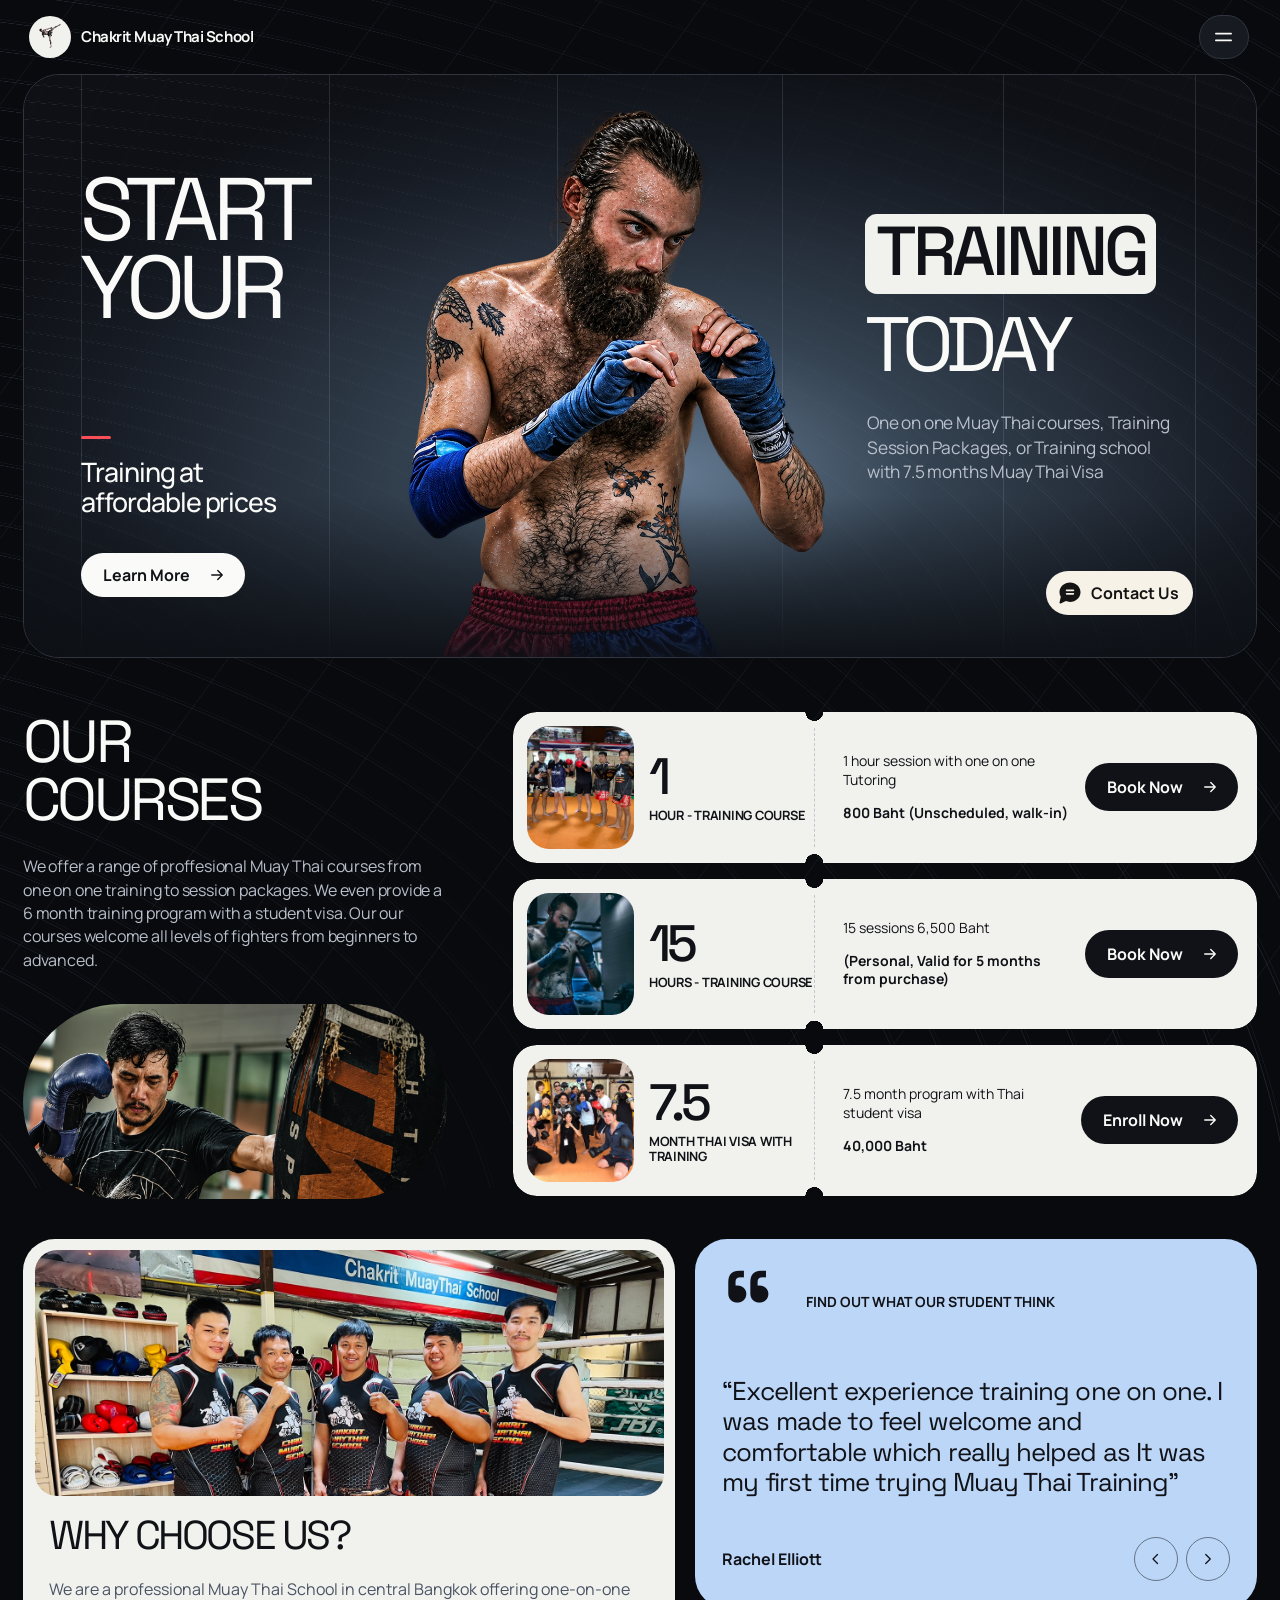
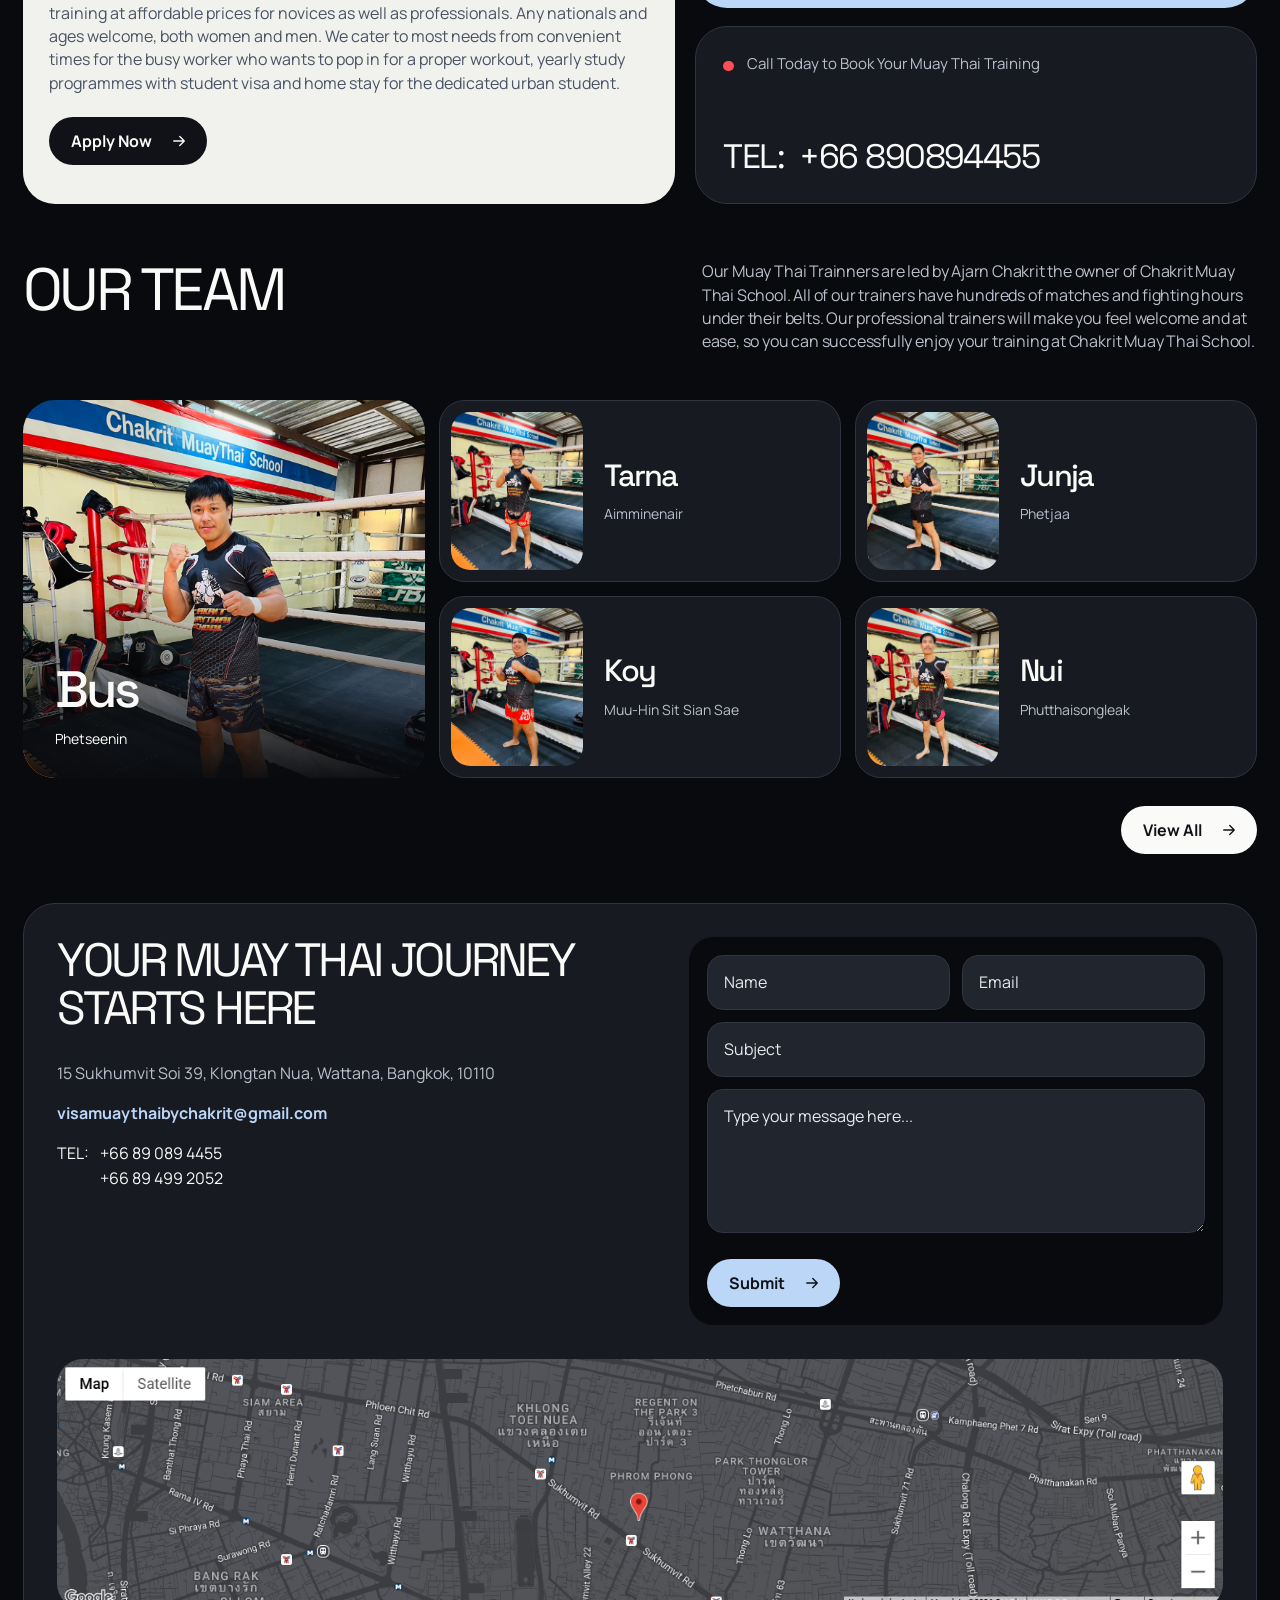
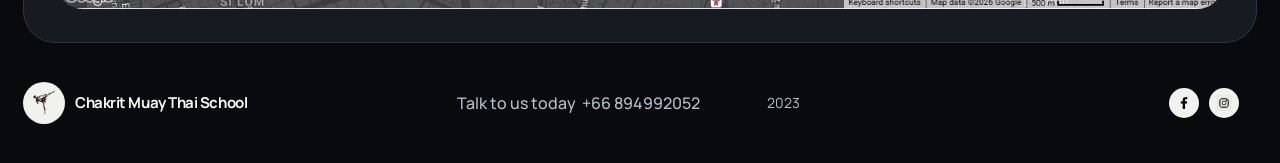
<file: index.html>
<!doctype html>
<html lang="en">
<head>
  <meta charset="utf-8">
  <meta name="viewport" content="width=device-width, initial-scale=1">
  <meta name="description" content="Chakrit Muay Thai School is located in central Bangkok, offering professional Muay Thai Training for beginners and advanced fighters. We provide affordable Muay Thai school, One on One Training with professional instructors, and Thai student visas with Muaythai Bangkok training courses.">
  <meta name="theme-color" content="#090a0d">
  <title>Muaythai Bangkok | Chakrit Muay Thai School | Krung Thep Maha Nakhon</title>
  <link rel="alternate" hreflang="th" href="./th/">
  <link rel="icon" href="assets-home/logo.png" type="image/png">
  <link rel="preload" href="assets-home/cover-athlete-owner.webp" as="image" fetchpriority="high">
  <link rel="preload" href="assets-home/fonts/space-grotesk.woff2" as="font" type="font/woff2" crossorigin>
  <link rel="preload" href="assets-home/fonts/manrope.woff2" as="font" type="font/woff2" crossorigin>
  <link rel="stylesheet" href="site.css">
  <link rel="stylesheet" href="sections.css">
  <script src="site.js" defer></script>
</head>
<body>
  <a class="skip-link" href="#main">Skip to main content</a>
  <header class="site-header">
    <div class="container header-inner">
      <a class="brand" href="./">
        <span class="brand__insignia"><img src="assets-home/logo.png" width="255" height="197" alt=""></span>
        <span>Chakrit Muay Thai School</span>
      </a>
      <button class="menu-toggle" type="button" data-menu-toggle aria-label="Menu" aria-controls="site-menu" popovertarget="site-menu">
        <img src="assets-home/icons/navigation-menu.svg" width="23" height="23" alt="">
      </button>
      <div class="site-menu" id="site-menu" data-site-menu popover="auto">
        <button class="menu-close" type="button" data-menu-close aria-label="Close menu" popovertarget="site-menu" popovertargetaction="hide">×</button>
        <nav class="site-nav" aria-label="Main navigation">
          <ul class="site-nav__links" role="list">
            <li><a href="./" aria-current="page">HOME</a></li>
            <li><a href="https://www.chakritmuaythai.com/trainers">TRAINERS</a></li>
            <li><a href="https://www.chakritmuaythai.com/courses">COURSES &amp; FEES</a></li>
            <li><a href="https://www.chakritmuaythai.com/visas">STUDENT VISAS</a></li>
            <li><a href="https://www.chakritmuaythai.com/gallery">GYM GALLERY</a></li>
            <li><a href="https://www.chakritmuaythai.com/projects-8">PROJECTS</a></li>
            <li><a href="https://www.chakritmuaythai.com/about">ABOUT</a></li>
            <li><a href="https://www.chakritmuaythai.com/contact">CONTACT</a></li>
          </ul>
        </nav>
        <div class="header-actions">
          <div class="social-links">
            <a href="https://www.facebook.com/ChaKrit-Muay-Thai-School-1458624297717853" aria-label="Facebook"><img class="social-links__facebook" src="assets-home/facebook.png" width="200" height="200" alt=""></a>
            <a href="https://www.instagram.com/chakritmuaythai/" aria-label="Instagram"><img src="assets-home/instagram.png" width="200" height="200" alt=""></a>
          </div>
          <details class="language" data-language>
            <summary aria-label="Language: English">
              <span class="language__flag" aria-hidden="true"></span>
              <span>EN</span>
              <img src="assets-home/icons/language-chevron.svg" width="13" height="13" alt="">
            </summary>
            <ul class="language__options" role="list">
              <li><a href="./" lang="en" hreflang="en" aria-current="page">English</a></li>
              <li><a href="./th/" lang="th" hreflang="th">ไทย</a></li>
            </ul>
          </details>
          <a class="member-login" href="https://www.chakritmuaythai.com/account/my-account" data-member-login>Log In</a>
        </div>
      </div>
    </div>
  </header>

  <main id="main" tabindex="-1">
    <section class="hero container" aria-labelledby="hero-title">
      <span class="hero__texture" aria-hidden="true"></span>
      <img class="hero__athlete" src="assets-home/cover-athlete-owner.webp" width="1448" height="1086" fetchpriority="high" alt="Muay Thai athlete with blue hand wraps in a fighting stance">
      <h1 class="hero__title" id="hero-title">
        <span class="hero__opening"><span>START</span> <span>YOUR</span></span>
        <span class="hero__closing"><span class="hero__highlight">TRAINING</span> <span class="hero__today">TODAY</span></span>
      </h1>
      <p class="hero__tagline">Training at <span>affordable prices</span></p>
      <p class="hero__summary">One on one Muay Thai courses, Training Session Packages, or Training school with 7.5 months Muay Thai Visa</p>
      <div class="hero__actions">
        <a class="button button--light" href="https://www.chakritmuaythai.com/about">Learn More <img class="button__arrow" src="assets-home/icons/arrow-dark.svg" width="18" height="18" alt=""></a>
        <a class="hero__chat" href="https://www.chakritmuaythai.com/contact" aria-label="Contact Us at Chakrit Muay Thai School" data-chat-trigger><img src="assets-home/icons/chat-glyph.svg" width="24" height="24" alt=""><span>Contact Us</span></a>
      </div>
    </section>

    <section class="courses" aria-labelledby="courses-title">
      <div class="container courses__layout">
        <div class="courses__intro">
          <h2 class="section-title" id="courses-title">OUR <span>COURSES</span></h2>
          <p class="courses__summary">We offer a range of proffesional Muay Thai courses from one on one training to session packages. We even provide a 6 month training program with a student visa. Our our courses welcome all levels of fighters from beginners to advanced.</p>
          <img class="courses__photo" src="assets-home/bag-training-owner.webp" width="1396" height="1127" loading="lazy" alt="Muay Thai training at a heavy bag">
        </div>
        <div class="courses__tickets">
          <article class="ticket">
            <img class="ticket__photo" src="assets-home/course-1hour.jpg" width="1477" height="1108" loading="lazy" alt="">
            <h3 class="ticket__heading"><span class="ticket__duration">1</span> <span class="ticket__title">HOUR - TRAINING COURSE</span></h3>
            <div class="ticket__details">
              <p class="ticket__description">1 hour session with one on one Tutoring</p>
              <p class="ticket__rate">800 Baht (Unscheduled, walk-in)</p>
            </div>
            <a class="ticket__action button button--dark" href="https://www.chakritmuaythai.com/courses" aria-label="Book Now — 1 hour training course">Book Now <img class="button__arrow" src="assets-home/icons/arrow-light.svg" width="18" height="18" alt=""></a>
          </article>
          <article class="ticket">
            <img class="ticket__photo" src="assets-home/course-15hours.jpg" width="1280" height="1024" loading="lazy" alt="">
            <h3 class="ticket__heading"><span class="ticket__duration">15</span> <span class="ticket__title">HOURS - TRAINING COURSE</span></h3>
            <div class="ticket__details">
              <p class="ticket__description">15 sessions 6,500 Baht</p>
              <p class="ticket__rate">(Personal, Valid for 5 months from purchase)</p>
            </div>
            <a class="ticket__action button button--dark" href="https://www.chakritmuaythai.com/courses" aria-label="Book Now — 15 hours training course">Book Now <img class="button__arrow" src="assets-home/icons/arrow-light.svg" width="18" height="18" alt=""></a>
          </article>
          <article class="ticket">
            <img class="ticket__photo" src="assets-home/course-visa.jpg" width="1478" height="1108" loading="lazy" alt="">
            <h3 class="ticket__heading"><span class="ticket__duration">7.5</span> <span class="ticket__title">MONTH THAI VISA WITH TRAINING</span></h3>
            <div class="ticket__details">
              <p class="ticket__description">7.5 month program with Thai student visa</p>
              <p class="ticket__rate">40,000 Baht</p>
            </div>
            <a class="ticket__action button button--dark" href="https://www.chakritmuaythai.com/visas">Enroll Now <img class="button__arrow" src="assets-home/icons/arrow-light.svg" width="18" height="18" alt=""></a>
          </article>
        </div>
      </div>
    </section>

    <section class="school" aria-labelledby="school-title">
      <div class="container school__layout">
        <div class="school__card">
          <img class="school__photo" src="assets-home/hero-training.jpg" width="1477" height="1108" loading="lazy" alt="Chakrit Muay Thai School team in the ring">
          <div class="school__body">
            <h2 class="section-title" id="school-title">WHY CHOOSE US?</h2>
            <p>We are a professional Muay Thai School in central Bangkok offering one-on-one training at affordable prices for novices as well as professionals. Any nationals and ages welcome, both women and men. We cater to most needs from convenient times for the busy worker who wants to pop in for a proper workout, yearly study programmes with student visa and home stay for the dedicated urban student.</p>
            <a class="button button--dark" href="https://www.chakritmuaythai.com/contact">Apply Now <img class="button__arrow" src="assets-home/icons/arrow-light.svg" width="18" height="18" alt=""></a>
          </div>
        </div>
        <div class="school__aside">
          <section class="review" data-review aria-labelledby="review-title">
            <h3 class="review__heading" id="review-title">FIND OUT WHAT OUR STUDENT THINK</h3>
            <blockquote class="review__quote">“Excellent experience training one on one. I was made to feel welcome and comfortable which really helped as It was my first time trying Muay Thai Training”</blockquote>
            <p class="review__name">Rachel Elliott</p>
            <div class="review__controls">
              <button type="button" aria-label="Previous" data-review-previous disabled><img src="assets-home/icons/review-previous.svg" width="18" height="18" alt=""></button>
              <button type="button" aria-label="Next" data-review-next disabled><img src="assets-home/icons/review-next.svg" width="18" height="18" alt=""></button>
            </div>
          </section>
          <div class="booking">
            <p class="booking__label">Call Today to Book Your Muay Thai Training</p>
            <a class="booking__phone" href="tel:+66890894455">TEL:&nbsp; +66 890894455</a>
          </div>
        </div>
      </div>
    </section>

    <section class="team" aria-labelledby="team-title">
      <div class="container">
        <div class="team__intro">
          <h2 class="section-title" id="team-title">OUR TEAM</h2>
          <p class="team__summary">Our Muay Thai Trainners are led by Ajarn Chakrit the owner of Chakrit Muay Thai School. All of our trainers have hundreds of matches and fighting hours under their belts. Our professional trainers will make you feel welcome and at ease, so you can successfully enjoy your training at Chakrit Muay Thai School.</p>
        </div>
        <div class="team__grid">
          <article class="trainer trainer--featured">
            <img class="trainer__photo" src="assets-home/trainer-bus.jpg" width="1108" height="1477" loading="lazy" alt="">
            <div class="trainer__text"><h3 class="trainer__name">Bus</h3><p class="trainer__surname">Phetseenin</p></div>
          </article>
          <article class="trainer">
            <img class="trainer__photo" src="assets-home/trainer-tarna.jpg" width="1108" height="1477" loading="lazy" alt="">
            <div class="trainer__text"><h3 class="trainer__name">Tarna</h3><p class="trainer__surname">Aimminenair</p></div>
          </article>
          <article class="trainer">
            <img class="trainer__photo" src="assets-home/trainer-phetjaa.jpg" width="1108" height="1477" loading="lazy" alt="">
            <div class="trainer__text"><h3 class="trainer__name">Junja</h3><p class="trainer__surname">Phetjaa</p></div>
          </article>
          <article class="trainer">
            <img class="trainer__photo" src="assets-home/trainer-koy.jpg" width="1108" height="1477" loading="lazy" alt="">
            <div class="trainer__text"><h3 class="trainer__name">Koy</h3><p class="trainer__surname">Muu-Hin Sit Sian Sae</p></div>
          </article>
          <article class="trainer">
            <img class="trainer__photo" src="assets-home/trainer-nui.jpg" width="1108" height="1477" loading="lazy" alt="">
            <div class="trainer__text"><h3 class="trainer__name">Nui</h3><p class="trainer__surname">Phutthaisongleak</p></div>
          </article>
        </div>
        <div class="team__action"><a class="button button--light" href="https://www.chakritmuaythai.com/trainers">View All <img class="button__arrow" src="assets-home/icons/arrow-dark.svg" width="18" height="18" alt=""></a></div>
      </div>
    </section>

    <section class="contact" id="contact" aria-labelledby="contact-title">
      <div class="container contact__card">
        <div class="contact__details">
          <h2 class="section-title" id="contact-title">YOUR MUAY THAI JOURNEY STARTS HERE</h2>
          <address>
            <p>15 Sukhumvit Soi 39, Klongtan Nua, Wattana, Bangkok, 10110</p>
            <p><a class="contact__email" href="mailto:chacrit@chacritmuaythaischool.com">visamuaythaibychakrit@gmail.com</a></p>
            <p class="contact__phone">TEL: <a href="tel:+66890894455">+66 89 089 4455</a> <a href="tel:+66894992052">+66 89 499 2052</a></p>
          </address>
        </div>
        <form class="contact__form" data-contact-form action="mailto:chacrit@chacritmuaythaischool.com" method="post" enctype="text/plain">
          <div class="contact__fields">
            <label class="visually-hidden" for="contact-name">Name</label>
            <input id="contact-name" name="name" placeholder="Name" autocomplete="name">
            <label class="visually-hidden" for="contact-email">Email</label>
            <input type="email" id="contact-email" name="email" placeholder="Email" autocomplete="email" required>
            <label class="visually-hidden" for="contact-subject">Subject</label>
            <input id="contact-subject" name="subject" placeholder="Subject">
            <label class="visually-hidden" for="contact-message">Type your message here...</label>
            <textarea id="contact-message" name="message" placeholder="Type your message here..." rows="5"></textarea>
          </div>
          <button class="button button--ice" type="submit">Submit <img class="button__arrow" src="assets-home/icons/arrow-dark.svg" width="18" height="18" alt=""></button>
          <p class="contact__status" data-form-status role="status"></p>
        </form>
        <a class="contact__map" data-location href="https://www.google.com/maps/search/?api=1&amp;query=Chakrit%20Muay%20Thai%20School%2C%20Sukhumvit%20Soi%2039%2C%20Bangkok" aria-label="Chakrit Muay Thai School on Google Maps">
          <picture>
            <source media="(max-width: 767px)" srcset="assets-home/map-mobile.png" width="342" height="215">
            <img src="assets-home/map-desktop.png" width="1400" height="301" loading="lazy" alt="">
          </picture>
        </a>
        <a class="contact__footer-phone" href="tel:+66894992052">Talk to us today&nbsp; +66 894992052</a>
      </div>
    </section>
  </main>

  <footer class="site-footer">
    <div class="container footer-inner">
      <a class="brand" href="./">
        <span class="brand__insignia"><img src="assets-home/logo.png" width="255" height="197" alt=""></span>
        <span>Chakrit Muay Thai School</span>
      </a>
      <a class="footer__phone" href="tel:+66894992052">Talk to us today&nbsp; +66 894992052</a>
      <p class="footer__year">2023</p>
      <div class="social-links">
        <a href="https://www.facebook.com/ChaKrit-Muay-Thai-School-1458624297717853" aria-label="Facebook"><img class="social-links__facebook" src="assets-home/facebook.png" width="200" height="200" alt=""></a>
        <a href="https://www.instagram.com/chakritmuaythai/" aria-label="Instagram"><img src="assets-home/instagram.png" width="200" height="200" alt=""></a>
      </div>
    </div>
  </footer>
</body>
</html>
</file>
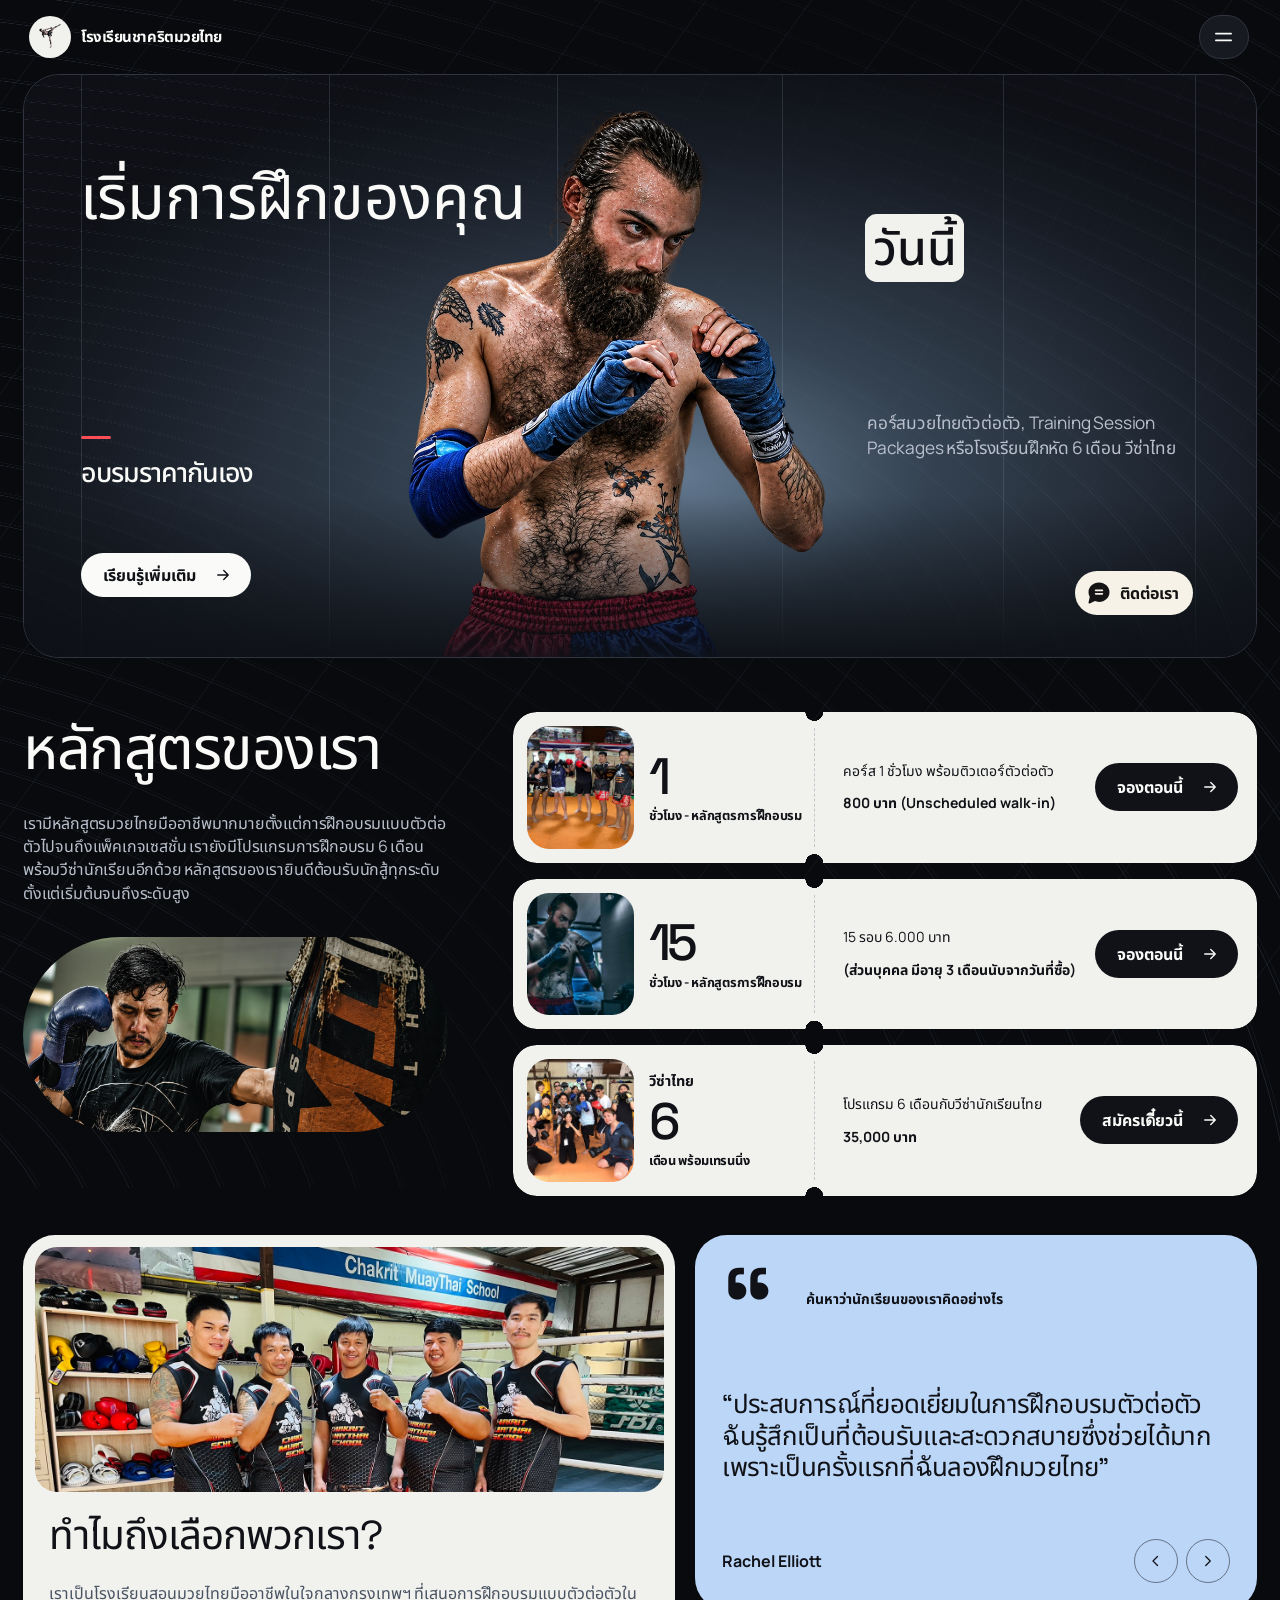
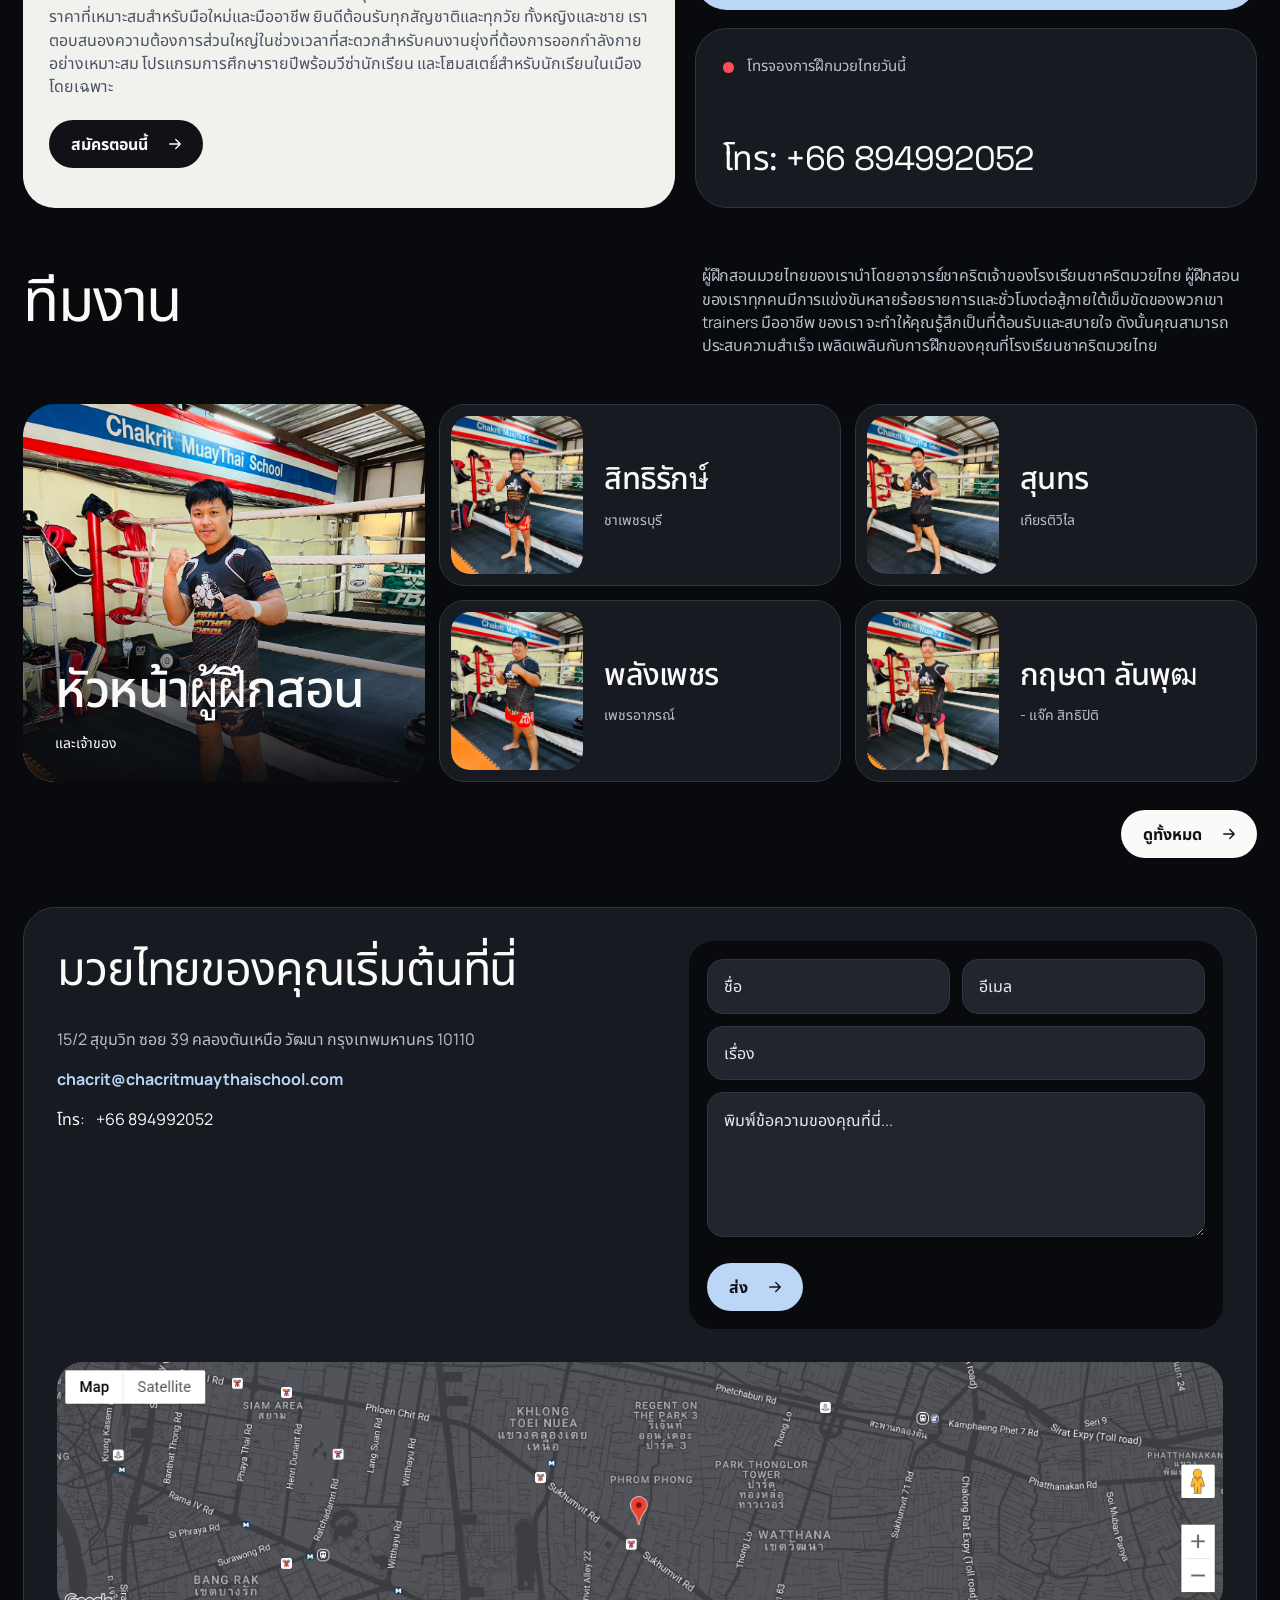
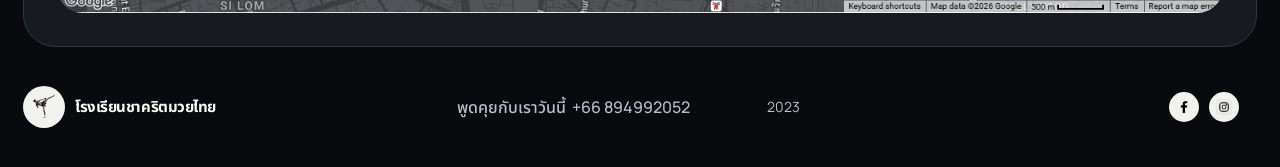
<file: th/index.html>
<!doctype html>
<html lang="th">
<head>
  <meta charset="utf-8">
  <meta name="viewport" content="width=device-width, initial-scale=1">
  <meta name="description" content="Chakrit Muay Thai School is located in central Bangkok, offering professional Muay Thai Training for beginners and advanced fighters. We provide affordable Muay Thai school, One on One Training with professional instructors, and Thai student visas with Muaythai Bangkok training courses.">
  <meta name="theme-color" content="#090a0d">
  <title>Muaythai Bangkok | Chakrit Muay Thai School | Krung Thep Maha Nakhon</title>
  <link rel="alternate" hreflang="en" href="../">
  <link rel="alternate" hreflang="th" href="./">
  <link rel="icon" href="../assets-home/logo.png" type="image/png">
  <link rel="preload" href="../assets-home/cover-athlete-owner.webp" as="image" fetchpriority="high">
  <link rel="stylesheet" href="../site.css">
  <link rel="stylesheet" href="../sections.css">
  <script src="../site.js" defer></script>
</head>
<body>
  <a class="skip-link" href="#main">ข้ามไปยังเนื้อหาหลัก</a>
  <header class="site-header">
    <div class="container header-inner">
      <a class="brand" href="./">
        <span class="brand__insignia"><img src="../assets-home/logo.png" width="255" height="197" alt=""></span>
        <span>โรงเรียนชาคริตมวยไทย</span>
      </a>
      <button class="menu-toggle" type="button" data-menu-toggle aria-label="เมนู" aria-controls="site-menu" popovertarget="site-menu">
        <img src="../assets-home/icons/navigation-menu.svg" width="23" height="23" alt="">
      </button>
      <div class="site-menu" id="site-menu" data-site-menu popover="auto">
        <button class="menu-close" type="button" data-menu-close aria-label="ปิดเมนู" popovertarget="site-menu" popovertargetaction="hide">×</button>
        <nav class="site-nav" aria-label="เว็บไซต์">
          <ul class="site-nav__links" role="list">
            <li><a href="./" aria-current="page">บ้าน</a></li>
            <li><a href="https://www.chakritmuaythai.com/th/trainers">เทรนเนอร์</a></li>
            <li><a href="https://www.chakritmuaythai.com/th/courses">หลักสูตรและค่าธรรมเนียม</a></li>
            <li><a href="https://www.chakritmuaythai.com/th/visas">วีซ่านักเรียน</a></li>
            <li><a href="https://www.chakritmuaythai.com/th/gallery">ยิมแกลเลอรี่</a></li>
            <li><a href="https://www.chakritmuaythai.com/th/projects-8">Projects</a></li>
            <li><a href="https://www.chakritmuaythai.com/th/about">เกี่ยวกับ</a></li>
            <li><a href="https://www.chakritmuaythai.com/th/general-5">คำถามที่พบบ่อย</a></li>
            <li><a href="https://www.chakritmuaythai.com/th/contact">ติดต่อ</a></li>
          </ul>
        </nav>
        <div class="header-actions">
          <div class="social-links">
            <a href="https://www.facebook.com/ChaKrit-Muay-Thai-School-1458624297717853" aria-label="Facebook"><img class="social-links__facebook" src="../assets-home/facebook.png" width="200" height="200" alt=""></a>
            <a href="https://www.instagram.com/chakritmuaythai/" aria-label="Instagram"><img src="../assets-home/instagram.png" width="200" height="200" alt=""></a>
          </div>
          <details class="language" data-language>
            <summary aria-label="ภาษา: ไทย">
              <span class="language__flag" aria-hidden="true"></span>
              <span>TH</span>
              <img src="../assets-home/icons/language-chevron.svg" width="13" height="13" alt="">
            </summary>
            <ul class="language__options" role="list">
              <li><a href="../" lang="en" hreflang="en">English</a></li>
              <li><a href="./" lang="th" hreflang="th" aria-current="page">ไทย</a></li>
            </ul>
          </details>
          <a class="member-login" href="https://www.chakritmuaythai.com/th/account/my-account" data-member-login>เข้าสู่ระบบ</a>
        </div>
      </div>
    </div>
  </header>

  <main id="main" tabindex="-1">
    <section class="hero container" aria-labelledby="hero-title">
      <span class="hero__texture" aria-hidden="true"></span>
      <img class="hero__athlete" src="../assets-home/cover-athlete-owner.webp" width="1448" height="1086" fetchpriority="high" alt="นักมวยไทยพันมือสีน้ำเงินในท่าต่อสู้">
      <h1 class="hero__title" id="hero-title">
        <span class="hero__opening"><span>เริ่มการฝึกของคุณ</span></span>
        <span class="hero__closing"><span class="hero__highlight">วันนี้</span></span>
      </h1>
      <p class="hero__tagline">อบรมราคากันเอง</p>
      <p class="hero__summary">คอร์สมวยไทยตัวต่อตัว, Training Session Packages หรือโรงเรียนฝึกหัด 6 เดือน วีซ่าไทย</p>
      <div class="hero__actions">
        <a class="button button--light" href="https://www.chakritmuaythai.com/th/about">เรียนรู้เพิ่มเติม <img class="button__arrow" src="../assets-home/icons/arrow-dark.svg" width="18" height="18" alt=""></a>
        <a class="hero__chat" href="https://www.chakritmuaythai.com/th/contact" aria-label="ติดต่อโรงเรียนชาคริตมวยไทย" data-chat-trigger><img src="../assets-home/icons/chat-glyph.svg" width="24" height="24" alt=""><span>ติดต่อเรา</span></a>
      </div>
    </section>

    <section class="courses" aria-labelledby="courses-title">
      <div class="container courses__layout">
        <div class="courses__intro">
          <h2 class="section-title" id="courses-title">หลักสูตรของเรา</h2>
          <p class="courses__summary">เรามีหลักสูตรมวยไทยมืออาชีพมากมายตั้งแต่การฝึกอบรมแบบตัวต่อตัวไปจนถึงแพ็คเกจเซสชั่น เรายังมีโปรแกรมการฝึกอบรม 6 เดือนพร้อมวีซ่านักเรียนอีกด้วย หลักสูตรของเรายินดีต้อนรับนักสู้ทุกระดับตั้งแต่เริ่มต้นจนถึงระดับสูง</p>
          <img class="courses__photo" src="../assets-home/bag-training-owner.webp" width="1396" height="1127" loading="lazy" alt="ฝึกมวยไทยกับกระสอบทราย">
        </div>
        <div class="courses__tickets">
          <article class="ticket">
            <img class="ticket__photo" src="../assets-home/course-1hour.jpg" width="1477" height="1108" loading="lazy" alt="">
            <h3 class="ticket__heading"><span class="ticket__duration">1</span> <span class="ticket__title">ชั่วโมง - หลักสูตรการฝึกอบรม</span></h3>
            <div class="ticket__details">
              <p class="ticket__description">คอร์ส 1 ชั่วโมง พร้อมติวเตอร์ตัวต่อตัว</p>
              <p class="ticket__rate">800 บาท (Unscheduled walk-in)</p>
            </div>
            <a class="ticket__action button button--dark" href="https://www.chakritmuaythai.com/th/courses" aria-label="จองตอนนี้ — หลักสูตรฝึกอบรม 1 ชั่วโมง">จองตอนนี้ <img class="button__arrow" src="../assets-home/icons/arrow-light.svg" width="18" height="18" alt=""></a>
          </article>
          <article class="ticket">
            <img class="ticket__photo" src="../assets-home/course-15hours.jpg" width="1280" height="1024" loading="lazy" alt="">
            <h3 class="ticket__heading"><span class="ticket__duration">15</span> <span class="ticket__title">ชั่วโมง - หลักสูตรการฝึกอบรม</span></h3>
            <div class="ticket__details">
              <p class="ticket__description">15 รอบ 6.000 บาท</p>
              <p class="ticket__rate">(ส่วนบุคคล มีอายุ 3 เดือนนับจากวันที่ซื้อ)</p>
            </div>
            <a class="ticket__action button button--dark" href="https://www.chakritmuaythai.com/th/courses" aria-label="จองตอนนี้ — หลักสูตรฝึกอบรม 15 ชั่วโมง">จองตอนนี้ <img class="button__arrow" src="../assets-home/icons/arrow-light.svg" width="18" height="18" alt=""></a>
          </article>
          <article class="ticket">
            <img class="ticket__photo" src="../assets-home/course-visa.jpg" width="1478" height="1108" loading="lazy" alt="">
            <h3 class="ticket__heading ticket__heading--visa"><span class="ticket__kind">วีซ่าไทย</span> <span class="ticket__duration">6</span> <span class="ticket__title">เดือน พร้อมเทรนนิ่ง</span></h3>
            <div class="ticket__details">
              <p class="ticket__description">โปรแกรม 6 เดือนกับวีซ่านักเรียนไทย</p>
              <p class="ticket__rate">35,000 บาท</p>
            </div>
            <a class="ticket__action button button--dark" href="https://www.chakritmuaythai.com/th/visas">สมัครเดี๋ยวนี้ <img class="button__arrow" src="../assets-home/icons/arrow-light.svg" width="18" height="18" alt=""></a>
          </article>
        </div>
      </div>
    </section>

    <section class="school" aria-labelledby="school-title">
      <div class="container school__layout">
        <div class="school__card">
          <img class="school__photo" src="../assets-home/hero-training.jpg" width="1477" height="1108" loading="lazy" alt="ทีมโรงเรียนชาคริตมวยไทยบนเวทีมวย">
          <div class="school__body">
            <h2 class="section-title" id="school-title">ทำไมถึงเลือกพวกเรา?</h2>
            <p>เราเป็นโรงเรียนสอนมวยไทยมืออาชีพในใจกลางกรุงเทพฯ ที่เสนอการฝึกอบรมแบบตัวต่อตัวในราคาที่เหมาะสมสำหรับมือใหม่และมืออาชีพ ยินดีต้อนรับทุกสัญชาติและทุกวัย ทั้งหญิงและชาย เราตอบสนองความต้องการส่วนใหญ่ในช่วงเวลาที่สะดวกสำหรับคนงานยุ่งที่ต้องการออกกำลังกายอย่างเหมาะสม โปรแกรมการศึกษารายปีพร้อมวีซ่านักเรียน และโฮมสเตย์สำหรับนักเรียนในเมืองโดยเฉพาะ</p>
            <a class="button button--dark" href="https://www.chakritmuaythai.com/th/contact">สมัครตอนนี้ <img class="button__arrow" src="../assets-home/icons/arrow-light.svg" width="18" height="18" alt=""></a>
          </div>
        </div>
        <div class="school__aside">
          <section class="review" data-review aria-labelledby="review-title">
            <h3 class="review__heading" id="review-title">ค้นหาว่านักเรียนของเราคิดอย่างไร</h3>
            <blockquote class="review__quote">“ประสบการณ์ที่ยอดเยี่ยมในการฝึกอบรมตัวต่อตัว ฉันรู้สึกเป็นที่ต้อนรับและสะดวกสบายซึ่งช่วยได้มากเพราะเป็นครั้งแรกที่ฉันลองฝึกมวยไทย”</blockquote>
            <p class="review__name">Rachel Elliott</p>
            <div class="review__controls">
              <button type="button" aria-label="ก่อนหน้า" data-review-previous disabled><img src="../assets-home/icons/review-previous.svg" width="18" height="18" alt=""></button>
              <button type="button" aria-label="ถัดไป" data-review-next disabled><img src="../assets-home/icons/review-next.svg" width="18" height="18" alt=""></button>
            </div>
          </section>
          <div class="booking">
            <p class="booking__label">โทรจองการฝึกมวยไทยวันนี้</p>
            <a class="booking__phone" href="tel:+66894992052">โทร: +66 894992052</a>
          </div>
        </div>
      </div>
    </section>

    <section class="team" aria-labelledby="team-title">
      <div class="container">
        <div class="team__intro">
          <h2 class="section-title" id="team-title">ทีมงาน</h2>
          <p class="team__summary">ผู้ฝึกสอนมวยไทยของเรานำโดยอาจารย์ชาคริตเจ้าของโรงเรียนชาคริตมวยไทย ผู้ฝึกสอนของเราทุกคนมีการแข่งขันหลายร้อยรายการและชั่วโมงต่อสู้ภายใต้เข็มขัดของพวกเขา trainers มืออาชีพ ของเรา จะทำให้คุณรู้สึกเป็นที่ต้อนรับและสบายใจ ดังนั้นคุณสามารถ ประสบความสำเร็จ เพลิดเพลินกับการฝึกของคุณที่โรงเรียนชาคริตมวยไทย</p>
        </div>
        <div class="team__grid">
          <article class="trainer trainer--featured">
            <img class="trainer__photo" src="../assets-home/trainer-bus.jpg" width="1108" height="1477" loading="lazy" alt="">
            <div class="trainer__text"><h3 class="trainer__name">หัวหน้าผู้ฝึกสอน</h3><p class="trainer__surname">และเจ้าของ</p></div>
          </article>
          <article class="trainer">
            <img class="trainer__photo" src="../assets-home/trainer-tarna.jpg" width="1108" height="1477" loading="lazy" alt="">
            <div class="trainer__text"><h3 class="trainer__name">สิทธิรักษ์</h3><p class="trainer__surname">ชาเพชรบุรี</p></div>
          </article>
          <article class="trainer">
            <img class="trainer__photo" src="../assets-home/trainer-phetjaa.jpg" width="1108" height="1477" loading="lazy" alt="">
            <div class="trainer__text"><h3 class="trainer__name">สุนทร</h3><p class="trainer__surname">เกียรติวิไล</p></div>
          </article>
          <article class="trainer">
            <img class="trainer__photo" src="../assets-home/trainer-koy.jpg" width="1108" height="1477" loading="lazy" alt="">
            <div class="trainer__text"><h3 class="trainer__name">พลังเพชร</h3><p class="trainer__surname">เพชรอาภรณ์</p></div>
          </article>
          <article class="trainer">
            <img class="trainer__photo" src="../assets-home/trainer-nui.jpg" width="1108" height="1477" loading="lazy" alt="">
            <div class="trainer__text"><h3 class="trainer__name">กฤษดา ลันพุฒ</h3><p class="trainer__surname">- แจ๊ค สิทธิปิติ</p></div>
          </article>
        </div>
        <div class="team__action"><a class="button button--light" href="https://www.chakritmuaythai.com/th/about">ดูทั้งหมด <img class="button__arrow" src="../assets-home/icons/arrow-dark.svg" width="18" height="18" alt=""></a></div>
      </div>
    </section>

    <section class="contact" id="contact" aria-labelledby="contact-title">
      <div class="container contact__card">
        <div class="contact__details">
          <h2 class="section-title" id="contact-title">มวยไทยของคุณเริ่มต้นที่นี่</h2>
          <address>
            <p>15/2 สุขุมวิท ซอย 39 คลองตันเหนือ วัฒนา กรุงเทพมหานคร 10110</p>
            <p><a class="contact__email" href="mailto:chacrit@chacritmuaythaischool.com">chacrit@chacritmuaythaischool.com</a></p>
            <p class="contact__phone">โทร: <a href="tel:+66894992052">+66 894992052</a></p>
          </address>
        </div>
        <form class="contact__form" data-contact-form action="mailto:chacrit@chacritmuaythaischool.com" method="post" enctype="text/plain">
          <div class="contact__fields">
            <label class="visually-hidden" for="contact-name">ชื่อ</label>
            <input id="contact-name" name="name" placeholder="ชื่อ" autocomplete="name">
            <label class="visually-hidden" for="contact-email">อีเมล</label>
            <input type="email" id="contact-email" name="email" placeholder="อีเมล" autocomplete="email" required>
            <label class="visually-hidden" for="contact-subject">เรื่อง</label>
            <input id="contact-subject" name="subject" placeholder="เรื่อง">
            <label class="visually-hidden" for="contact-message">พิมพ์ข้อความของคุณที่นี่...</label>
            <textarea id="contact-message" name="message" placeholder="พิมพ์ข้อความของคุณที่นี่..." rows="5"></textarea>
          </div>
          <button class="button button--ice" type="submit">ส่ง <img class="button__arrow" src="../assets-home/icons/arrow-dark.svg" width="18" height="18" alt=""></button>
          <p class="contact__status" data-form-status role="status"></p>
        </form>
        <a class="contact__map" data-location href="https://www.google.com/maps/search/?api=1&amp;query=15%2F2%20Sukhumvit%20Soi%2039%2C%20Bangkok" aria-label="โรงเรียนชาคริตมวยไทยบน Google Maps">
          <picture>
            <source media="(max-width: 767px)" srcset="../assets-home/map-mobile.png" width="342" height="215">
            <img src="../assets-home/map-desktop.png" width="1400" height="301" loading="lazy" alt="">
          </picture>
        </a>
        <a class="contact__footer-phone" href="tel:+66894992052">พูดคุยกับเราวันนี้&nbsp; +66 894992052</a>
      </div>
    </section>
  </main>

  <footer class="site-footer">
    <div class="container footer-inner">
      <a class="brand" href="./">
        <span class="brand__insignia"><img src="../assets-home/logo.png" width="255" height="197" alt=""></span>
        <span>โรงเรียนชาคริตมวยไทย</span>
      </a>
      <a class="footer__phone" href="tel:+66894992052">พูดคุยกับเราวันนี้&nbsp; +66 894992052</a>
      <p class="footer__year">2023</p>
      <div class="social-links">
        <a href="https://www.facebook.com/ChaKrit-Muay-Thai-School-1458624297717853" aria-label="Facebook"><img class="social-links__facebook" src="../assets-home/facebook.png" width="200" height="200" alt=""></a>
        <a href="https://www.instagram.com/chakritmuaythai/" aria-label="Instagram"><img src="../assets-home/instagram.png" width="200" height="200" alt=""></a>
      </div>
    </div>
  </footer>
</body>
</html>
</file>
<file: site.css>
@font-face {
  font-family: Manrope;
  src: url("assets-home/fonts/manrope.woff2") format("woff2");
  font-style: normal;
  font-weight: 200 800;
  font-display: swap;
}

@font-face {
  font-family: "Space Grotesk";
  src: url("assets-home/fonts/space-grotesk.woff2") format("woff2");
  font-style: normal;
  font-weight: 300 700;
  font-display: swap;
}

@font-face {
  font-family: "Noto Sans Thai";
  src: url("assets-home/fonts/noto-sans-thai.woff2") format("woff2");
  font-style: normal;
  font-weight: 100 900;
  font-display: swap;
  unicode-range: U+0E00-0E7F;
}

:root {
  color-scheme: dark;
  --black: #090a0d;
  --ink: #101217;
  --hero: #10141d;
  --surface: #171a21;
  --panel: #20252e;
  --edge: #303540;
  --muted: #b9c0cc;
  --fog: #bcd6f8;
  --paper: #f1f2ee;
  --white: #fafbf8;
  --line: #ccd0d3;
  --red: #fc4e56;
  --body-font: Manrope, "Noto Sans Thai", system-ui, sans-serif;
  --display-font: "Space Grotesk", "Noto Sans Thai", system-ui, sans-serif;
  --container-width: 98rem;
  --page-gutter: clamp(.75rem, 1.8vw, 2.75rem);
  --wrap-lines: repeating-radial-gradient(ellipse 105% 74% at -28% 108%,
    transparent 0 24px, rgb(152 187 215 / .22) 24.5px 25px,
    transparent 25.6px 28px, rgb(152 187 215 / .11) 28.5px 29px, transparent 29.6px 44px);
  --ease-out: cubic-bezier(.2, .75, .25, 1);
}

*, *::before, *::after {
  box-sizing: border-box;
}

body {
  margin: 0;
  isolation: isolate;
  background-color: var(--black);
  color: var(--white);
  font: 400 1rem/1.5 var(--body-font);
}

body::before, body::after {
  content: "";
  position: fixed;
  inset: 0 0 var(--travel);
  z-index: -1;
  pointer-events: none;
}

body::before {
  --travel: -9rem;
  background: repeating-linear-gradient(126deg, transparent 0 61px, rgb(149 180 211 / .06) 61.4px 62px, transparent 62.5px 85px);
}

body::after {
  --travel: -18rem;
  background-image: var(--wrap-lines);
  mask-image: linear-gradient(105deg, #000a, #0003 48%, #0009);
}

h1, h2, h3, p, blockquote, ul {
  margin: 0;
}

a {
  color: inherit;
  text-decoration: none;
}

img {
  display: block;
  max-inline-size: 100%;
}

button, input, textarea {
  font: inherit;
}

button {
  color: inherit;
}

button:not(:disabled) {
  cursor: pointer;
}

:focus-visible {
  outline: 2px solid var(--fog);
  outline-offset: 4px;
}

.visually-hidden, .skip-link:not(:focus) {
  position: absolute;
  inline-size: 1px;
  block-size: 1px;
  margin: -1px;
  padding: 0;
  overflow: hidden;
  clip-path: inset(50%);
  white-space: nowrap;
}

.skip-link:focus {
  position: absolute;
  z-index: 4;
  inset-block-start: .5rem;
  inset-inline-start: .5rem;
  padding: .5rem 1rem;
  border-radius: .5rem;
  background: var(--white);
  color: var(--ink);
  font-weight: 700;
}

.container {
  inline-size: min(calc(100% - 2 * var(--page-gutter)), var(--container-width));
  margin-inline: auto;
}

.button {
  display: inline-flex;
  min-block-size: 3rem;
  inline-size: fit-content;
  max-inline-size: 100%;
  align-items: center;
  justify-content: space-between;
  gap: 1.125rem;
  padding: .75rem 1.1875rem .75rem 1.375rem;
  border: 0;
  border-radius: 999px;
  font-weight: 700;
  line-height: 1.25;
}

.button__arrow {
  flex: none;
}

.button--light {
  background: var(--white);
  color: var(--ink);
}

.button--ice {
  background: var(--fog);
  color: var(--ink);
}

.button--dark {
  background: var(--ink);
  color: var(--white);
}

.button--light:hover, .button--ice:hover, .hero__chat:hover {
  background: #d5e5f9;
}

.button--dark:hover {
  background: var(--edge);
}

.button--dark:focus-visible {
  outline-color: var(--ink);
}

.site-header {
  position: relative;
  z-index: 2;
}

.header-inner {
  display: flex;
  min-block-size: 4.625rem;
  align-items: center;
  justify-content: space-between;
  gap: .625rem;
  padding-inline: .375rem .5rem;
}

.brand {
  display: inline-flex;
  align-items: center;
  gap: .625rem;
  font-size: clamp(.84375rem, 3.85vw, .9375rem);
  font-weight: 700;
  line-height: 1.18;
  letter-spacing: -.03em;
}

.brand__insignia {
  display: grid;
  flex-shrink: 0;
  inline-size: 2.625rem;
  aspect-ratio: 1;
  place-items: center;
  overflow: hidden;
  border-radius: 50%;
  background: var(--paper);
}

.brand__insignia img {
  inline-size: 90%;
  block-size: 81%;
  object-fit: contain;
}

.menu-toggle, .menu-close {
  display: grid;
  min-inline-size: 3.125rem;
  min-block-size: 2.75rem;
  flex-shrink: 0;
  place-items: center;
  border: 1px solid var(--edge);
  border-radius: 999px;
  background: var(--surface);
}

.menu-toggle {
  anchor-name: --site-menu-toggle;
}

.menu-close {
  margin-inline-start: auto;
  font-size: 1.5rem;
  line-height: 1;
}

.site-menu {
  position: fixed;
  inset: auto;
  inset-block-start: var(--menu-top, 4.4375rem);
  inset-block-start: calc(anchor(--site-menu-toggle bottom, 4rem) + .5rem);
  inset-inline-end: var(--page-gutter);
  inline-size: min(calc(100% - 2 * var(--page-gutter)), 25rem);
  max-block-size: calc(100vh - 5.5rem);
  max-block-size: calc(100dvh - 5.5rem);
  margin: 0;
  padding: .75rem 1.25rem 1.25rem;
  overflow: auto;
  overscroll-behavior: contain;
  border: 1px solid var(--edge);
  border-radius: 1.5rem;
  background: var(--ink);
  color: var(--white);
}

.site-menu::backdrop {
  background: rgb(9 10 13 / .58);
}

@media (width < 85rem) {
  @supports not selector(:popover-open) {
    .site-menu:not([data-menu-open]) {
      display: none;
    }
  }
}

.site-menu[data-menu-open] {
  display: block;
}

.site-nav__links, .language__options {
  padding: 0;
  list-style: none;
}

.site-nav__links {
  display: flex;
  flex-direction: column;
  margin-block: .25rem .75rem;
}

.site-nav a {
  display: flex;
  min-block-size: 2.75rem;
  align-items: center;
  color: var(--muted);
  font-size: .9375rem;
  font-weight: 700;
  line-height: 1.12;
}

.site-nav a:hover, .site-nav a[aria-current="page"] {
  color: var(--white);
}

.site-nav a[aria-current="page"] {
  text-decoration: underline;
  text-decoration-thickness: 1px;
  text-underline-offset: .35em;
}

.header-actions {
  display: flex;
  align-items: center;
  flex-wrap: wrap;
  gap: .75rem 1.25rem;
  padding-block-start: .75rem;
  border-block-start: 1px solid var(--edge);
}

.social-links {
  display: flex;
  flex: none;
  align-items: center;
  gap: .625rem;
}

.social-links a {
  display: grid;
  inline-size: 1.875rem;
  aspect-ratio: 1;
  place-items: center;
  border-radius: 50%;
  background: var(--paper);
}

.social-links a:hover {
  background: var(--fog);
}

.social-links img {
  inline-size: 1rem;
  block-size: 1rem;
  object-fit: contain;
  mix-blend-mode: multiply;
}

.language {
  position: relative;
}

.language summary {
  display: flex;
  min-block-size: 2.75rem;
  align-items: center;
  gap: .5rem;
  cursor: pointer;
  list-style: none;
  font-size: .875rem;
  font-weight: 700;
}

.language summary::-webkit-details-marker {
  display: none;
}

.language__flag {
  inline-size: 2rem;
  block-size: 1rem;
  background: linear-gradient(to bottom, #a51931 0 16.67%, #f4f5f8 16.67% 33.33%, #2d2a4a 33.33% 66.67%, #f4f5f8 66.67% 83.33%, #a51931 83.33%);
}

.language__options {
  min-inline-size: 6.5rem;
  padding: .375rem;
  border: 1px solid var(--edge);
  border-radius: .875rem;
  background: var(--surface);
}

.language__options a {
  display: block;
  padding: .4375rem .625rem;
  border-radius: .5rem;
  font-size: .875rem;
}

.language__options a:hover, .language__options a[aria-current="page"] {
  background: var(--panel);
}

.member-login {
  display: inline-grid;
  min-block-size: 2.8125rem;
  min-inline-size: clamp(5rem, 6.57vw, 7.875rem);
  place-items: center;
  padding-inline: .75rem;
  border: 1px solid var(--edge);
  border-radius: 999px;
  background: var(--surface);
  font-size: .9375rem;
  font-weight: 700;
}

.member-login:hover, .menu-toggle:hover, .menu-close:hover {
  background: var(--panel);
}

.hero {
  --hero-rule: rgb(162 185 207 / .16);
  --hero-rule-image: linear-gradient(var(--hero-rule), var(--hero-rule));
  --hero-gutter: clamp(.875rem, 5.42vw, 1.3125rem);
  --hero-stage-inline: calc(100cqw + 2 * var(--hero-gutter));
  --portrait-top: clamp(8rem, calc(.4863 * var(--hero-stage-inline)), 12rem);
  position: relative;
  isolation: isolate;
  container-type: inline-size;
  padding: 1.75rem var(--hero-gutter) 1.9375rem;
  overflow: hidden;
  border: 1px solid var(--edge);
  border-radius: 1.9375rem;
  background-color: #0e1015;
}

.hero::before {
  position: absolute;
  z-index: -3;
  inset: 0;
  content: "";
  background-image: var(--hero-rule-image), var(--hero-rule-image), var(--hero-rule-image), var(--hero-rule-image),
    repeating-linear-gradient(118deg, transparent 0 23px, rgb(185 192 204 / .014) 23px 24px, transparent 24px 53px),
    radial-gradient(ellipse 60% 71.4% at 53% 68.6%, #637990 0, #4c5e71 17%, #344251 34%, #262f3b 56%, #171c25 78%, #0e1015 100%);
  background-repeat: no-repeat;
  background-position: 6% 0, 30.4% 0, 65% 0, 93.5% 0, center, center;
  background-size: 1px 100%, 1px 100%, 1px 100%, 1px 100%, 100% 100%, 100% 100%;
}

.hero::after {
  position: absolute;
  z-index: -1;
  inset: calc(var(--portrait-top) + min(calc(.72 * var(--hero-stage-inline)), 17rem)) 0 0;
  content: "";
  background: linear-gradient(to bottom, rgb(14 16 21 / 0), #0e1015 min(calc(.374 * var(--hero-stage-inline)), 9.6875rem));
  pointer-events: none;
}

.hero__texture {
  position: absolute;
  z-index: -3;
  inset: -6rem 0 0;
  pointer-events: none;
  background-image: var(--wrap-lines);
  mask-image: linear-gradient(115deg, #0009, #0002 53%, #0008);
}

.hero__athlete {
  position: absolute;
  z-index: -2;
  inset-block-start: var(--portrait-top);
  inset-inline-start: 53%;
  inline-size: min(149.2%, 36rem);
  max-inline-size: none;
  block-size: auto;
  translate: -50% 0;
}

.hero__title {
  margin-inline-start: -.125rem;
  font: 400 clamp(2rem, 16.3cqw, 4rem)/1 var(--display-font);
  letter-spacing: -.06em;
}

.hero__opening {
  display: block;
}

.hero__closing {
  display: flex;
  align-items: center;
  gap: .075em;
  margin-block-start: .5rem;
  margin-inline-start: -.125rem;
}

.hero__highlight {
  display: inline-block;
  inline-size: max-content;
  padding: .06em .18em .13em;
  border-radius: .62rem;
  background: var(--paper);
  color: var(--ink);
  font-size: .925em;
  font-weight: 500;
  line-height: 1.06;
}

.hero__today {
  font-size: .68em;
}

.hero__tagline {
  margin-block-start: min(127.4cqw, calc(23rem + min(12cqw, 4rem)));
  color: var(--fog);
  font-size: .9375rem;
  font-weight: 700;
  line-height: 1.15;
}

.hero__summary {
  max-inline-size: 34ch;
  margin-block-start: 1rem;
  line-height: 1.44;
}

.hero__actions {
  display: flex;
  align-items: center;
  justify-content: space-between;
  gap: 1rem;
  margin-block-start: 1.875rem;
}

.hero__chat {
  display: inline-flex;
  min-block-size: 3rem;
  min-inline-size: 3rem;
  align-items: center;
  justify-content: center;
  gap: .5rem;
  margin-inline-end: -.25rem;
  padding: .5rem;
  border-radius: 999px;
  background: #f6f2e8;
  color: #141414;
  font-weight: 700;
  line-height: 1.25;
}

.hero__chat span {
  display: none;
}

.footer-inner {
  display: grid;
  min-block-size: 7.6875rem;
  grid-template-columns: minmax(0, 1fr) auto;
  align-content: start;
  align-items: center;
  column-gap: .8125rem;
  row-gap: 1.375rem;
  padding: 1.25rem 1.1875rem 1.3125rem .4375rem;
}

.footer__phone, .footer__year, .contact__footer-phone {
  color: var(--muted);
  font-size: .8125rem;
  line-height: 1.3;
}

.footer__phone, .contact__footer-phone {
  inline-size: fit-content;
  font-weight: 500;
}

.footer__phone {
  display: none;
}

.footer__phone:hover, .contact__footer-phone:hover {
  color: var(--white);
  text-decoration: underline;
  text-underline-offset: .25em;
}

.footer__year {
  grid-column: 1 / -1;
  grid-row: 2;
  font-size: .75rem;
}

.site-footer .social-links {
  grid-column: 2;
  grid-row: 1;
}

.site-footer .social-links a {
  position: relative;
}

.site-footer .social-links a::after {
  position: absolute;
  inset-block: -.4375rem;
  inset-inline: -.1875rem;
  content: "";
}

@media (min-width: 41rem) {
  .hero {
    --portrait-top: 5.93%;
    aspect-ratio: 1568 / 742;
    padding: 0;
    border-radius: clamp(1.9375rem, 2.8125vw, 3.375rem);
  }

  .hero::before {
    background-image: var(--hero-rule-image), var(--hero-rule-image), var(--hero-rule-image), var(--hero-rule-image), var(--hero-rule-image), var(--hero-rule-image),
      repeating-linear-gradient(118deg, transparent 0 23px, rgb(185 192 204 / .014) 23px 24px, transparent 24px 53px),
      radial-gradient(ellipse 60% 72% at 53% 68.6%, #637990 0, #4c5e71 17%, #344251 34%, #262f3b 56%, #171c25 78%, #0e1015 100%);
    background-position: 4.66% 0, 24.8% 0, 43.3% 0, 61.56% 0, 79.55% 0, 95.14% 0, center, center;
    background-size: 1px 100%, 1px 100%, 1px 100%, 1px 100%, 1px 100%, 1px 100%, 100% 100%, 100% 100%;
  }

  .hero::after {
    inset: 72.4% 0 0;
    background: linear-gradient(rgb(13 16 21 / 0), rgb(13 16 21 / .92));
  }

  .hero__athlete {
    inset-inline-start: 18.76%;
    inline-size: 61.39cqw;
    translate: none;
  }

  .hero__title {
    position: absolute;
    inset: 0;
    display: grid;
    grid-template-columns: 4.53% 63.77% 1fr;
    grid-template-rows: 16.58% 7.27% auto;
    margin-inline-start: 0;
    font-size: 7.21cqw;
    letter-spacing: -.07em;
    pointer-events: none;
  }

  .hero__opening {
    grid-area: 2 / 2;
    line-height: .876;
  }

  .hero__opening > span {
    display: block;
  }

  .hero__closing {
    display: flex;
    grid-area: 3 / 3;
    flex-direction: column;
    align-items: flex-start;
    gap: 1.02cqw;
    margin: 0;
  }

  .hero__highlight {
    padding: .039em .15em .079em;
    border-radius: .96cqw;
    font-size: .779em;
    line-height: 1.04;
    letter-spacing: -.06em;
  }

  .hero__today {
    font-size: .867em;
  }

  .hero__tagline {
    position: absolute;
    inset-block-start: 65.77%;
    inset-inline-start: 4.65%;
    margin: 0;
    color: var(--white);
    font-size: 2.17cqw;
    font-weight: 500;
    line-height: 1.12;
    letter-spacing: -.04em;
  }

  .hero__tagline::before {
    position: absolute;
    inset-block-start: -.82em;
    inset-inline-start: 0;
    inline-size: 1.12em;
    block-size: .12em;
    border-radius: 1rem;
    background: var(--red);
    content: "";
  }

  .hero__tagline span {
    display: block;
  }

  .hero__summary {
    position: absolute;
    inset-block-start: 57.82%;
    inset-inline-start: 68.43%;
    inline-size: 25.25%;
    max-inline-size: none;
    margin: 0;
    color: var(--muted);
    font-size: max(.75rem, 1.403cqw);
    line-height: 1.41;
    letter-spacing: -.01em;
  }

  .hero__actions {
    position: absolute;
    inset-block-start: 82.21%;
    inset-inline: 4.65% 5.1%;
    align-items: flex-start;
    margin: 0;
    pointer-events: none;
  }

  .hero__actions > a {
    min-block-size: clamp(2.75rem, 3.19cqw, 3.125rem);
    pointer-events: auto;
  }

  .hero__chat {
    gap: .5625rem;
    margin-block-start: 1.4cqw;
    margin-inline-end: 0;
    padding: .5rem .875rem .5rem .75rem;
  }

  .hero__chat span {
    display: inline;
  }
}

@media (41rem <= width < 54rem) {
  .hero__summary {
    inline-size: 26.5%;
    font-size: max(.6875rem, 1.403cqw);
  }

  .hero__actions {
    inset-block-start: auto;
    inset-block-end: clamp(.75rem, 1.8cqw, 1.125rem);
  }

  .hero__chat {
    margin-block-start: 0;
  }
}

@media (min-width: 49rem) {
  .footer-inner {
    min-block-size: 7.5rem;
    grid-template-columns: minmax(max-content, 35.7%) minmax(max-content, 25.5%) 1fr auto;
    align-content: center;
    gap: 0;
    padding: .5rem 1.125rem .5rem 0;
  }

  .footer__phone, .footer__year, .site-footer .social-links {
    grid-area: auto;
  }

  .footer__phone {
    display: block;
    padding-inline-end: 1.25rem;
    font-size: 1rem;
  }

  .contact__footer-phone {
    display: none;
  }

  .footer__year {
    font-size: .875rem;
  }
}

@media (min-width: 85rem) {
  .header-inner {
    display: grid;
    min-block-size: 5.375rem;
    grid-template-columns: minmax(max-content, calc(25.45% + clamp(0rem, (100vw - 85rem) * .0214, .75rem))) minmax(0, 1fr);
    gap: 0;
    padding: 0 clamp(0rem, (100vw - 85rem) * .0857, 3rem) 0 0;
  }

  .brand {
    gap: .75rem;
    font-size: clamp(1.125rem, 1.1vw, 1.3125rem);
  }

  .brand__insignia {
    inline-size: 3.3125rem;
  }

  .menu-toggle, .menu-close {
    display: none;
  }

  .site-menu, .site-menu[popover] {
    position: static;
    display: flex;
    inline-size: auto;
    max-block-size: none;
    align-items: center;
    justify-content: space-between;
    gap: clamp(.625rem, 1vw, 2rem);
    margin: 0;
    padding: 0;
    overflow: visible;
    border: 0;
    background: transparent;
  }

  .site-menu::backdrop {
    display: none;
  }

  .site-nav__links {
    flex-direction: row;
    gap: clamp(.5rem, calc(2.56vw - 1.64rem), 1.4375rem);
    margin: 0;
  }

  .site-nav a {
    font-size: clamp(.6875rem, .677vw, .8125rem);
    white-space: nowrap;
  }

  .header-actions {
    flex-wrap: nowrap;
    gap: clamp(.5rem, 1.83vw, 2.1875rem);
    padding: 0;
    border: 0;
  }

  .member-login {
    margin-inline-start: clamp(0rem, (100vw - 85rem) * .025, .875rem);
  }

  .language__options {
    position: absolute;
    z-index: 1;
    inset-block-start: 100%;
    inset-inline-end: 0;
  }

  .site-footer .social-links {
    gap: .8125rem;
  }

  .site-footer .social-links a {
    inline-size: 2rem;
  }

  .site-footer .social-links img {
    inline-size: 1.125rem;
    block-size: 1.125rem;
  }
}

:lang(th) .hero__title {
  font-size: clamp(2rem, 12.5cqw, 4rem);
  line-height: 1.15;
  letter-spacing: 0;
}

:lang(th) .hero__closing {
  align-items: center;
  flex-wrap: wrap;
  gap: .25em;
}

:lang(th) .hero__highlight {
  padding-block: .1em .08em;
  line-height: 1.24;
  letter-spacing: 0;
  text-box: trim-both text;
}

@media (min-width: 41rem) {
  :lang(th) .hero__title {
    font-size: 5cqw;
  }

  :lang(th) .hero__closing {
    align-items: flex-start;
    flex-wrap: nowrap;
  }

  :lang(th) .hero__tagline span {
    max-inline-size: 15ch;
  }
}

@media (forced-colors: active) {
  .button, .hero__chat, .social-links a {
    border: 1px solid ButtonText;
  }

  :focus-visible {
    outline-color: Highlight;
  }
}
</file>
<file: sections.css>
/* Programme and school editorial panels */
.courses, .school, .team, .contact {
  --panel-radius: clamp(1.75rem, 2.5vw, 3.125rem);
  --type-display: 'Space Grotesk', Manrope, 'Noto Sans Thai', sans-serif;
  --paper: #f1f2ee;
  --ink: #101217;
  --muted-copy: #b9c0cc;
  --ice: #bcd6f8;
}
.section-title, .trainer__name, .ticket__heading, .booking__phone, .review__quote {
  font-family: var(--type-display);
  font-weight: 400;
  letter-spacing: -.06em;
}
.section-title {
  margin: 0;
  font-size: clamp(3.05rem, 4.65vw, 5.625rem);
  line-height: .98;
}
.courses__layout, .school__layout, .team__intro, .team__grid, .contact__card { display: grid; }
.courses__layout > *, .school__layout > *, .contact__card > *, .ticket > *, .trainer__text { min-width: 0; }
.courses { padding-block: clamp(2.75rem, 4.2vw, 5rem) 2.5rem; }
.courses__layout { grid-template-columns: minmax(0, 534fr) minmax(0, 936fr); gap: clamp(2rem, 5.1vw, 6.125rem); align-items: start; }
.courses__intro .section-title span { display: block; }
.courses__summary, .team__summary {
  color: var(--muted-copy);
  font-size: clamp(1rem, 1.1vw, 1.1875rem);
  line-height: 1.46;
  letter-spacing: -.012em;
}
.courses__summary { max-width: 30rem; margin: clamp(1.6rem, 2.1vw, 2.5rem) 0 0; }
.courses__photo {
  display: block; width: 100%; height: auto; aspect-ratio: 534 / 245;
  object-fit: cover; object-position: 50% 2%; border-radius: 7rem;
  margin-top: 2rem;
}
.courses__tickets { display: grid; gap: 1rem; container-type: inline-size; }
.ticket {
  --seam: 40.5%;
  position: relative; isolation: isolate;
  display: grid; grid-template-columns: 15% 24% minmax(0,1fr) auto;
  gap: clamp(.75rem, 1.2vw, 1.5rem); align-items: center;
  padding: .875rem clamp(1rem, 1.5vw, 1.875rem) .875rem .875rem;
  min-height: clamp(8.5rem, 9.5vw, 11.375rem);
  background: var(--paper); color: var(--ink);
  border-radius: clamp(1.4rem, 1.85vw, 2rem);
  mask: radial-gradient(circle 9px at var(--seam) 0, transparent 98%, black) top / 100% 51% no-repeat,
        radial-gradient(circle 9px at var(--seam) 100%, transparent 98%, black) bottom / 100% 51% no-repeat;
}
.ticket::before {
  content: ''; position: absolute; left: var(--seam); top: 1rem; bottom: 1rem;
  border-left: 1px dashed #c1c7ca; pointer-events: none;
}
.ticket__photo { display: block; width: 100%; height: auto; aspect-ratio: 134/154; border-radius: 1.375rem; object-fit: cover; object-position: 50% 30%; }
.ticket__heading { display: grid; gap: .375rem; margin: 0; line-height: 1; }
.ticket__duration { font-size: clamp(3rem, 4vw, 4.65rem); letter-spacing: -.08em; font-weight: 500; }
.ticket__title { max-width: 11.5rem; font: 700 clamp(.8rem, .9vw, 1rem)/1.17 Manrope, 'Noto Sans Thai', sans-serif; letter-spacing: -.02em; }
.ticket__kind { font: 700 .9rem/1.3 var(--body-font); letter-spacing: 0; }
.ticket__details { padding-inline-start: .5rem; font-size: clamp(.875rem, .97vw, 1.0625rem); line-height: 1.32; }
.ticket__description, .ticket__rate { margin: 0; }
.ticket__rate { margin-top: .9rem; font-weight: 700; }
.ticket__action { justify-self: end; white-space: nowrap; }
.school__layout { grid-template-columns: minmax(0, 832fr) minmax(0, 716fr); gap: 1.25rem; }
.school__card { display: flex; flex-direction: column; background: var(--paper); color: var(--ink); border-radius: var(--panel-radius); padding: clamp(.625rem, .9vw, 1rem); }
.school__photo { display: block; width: 100%; height: auto; aspect-ratio: 800/312; object-fit: cover; object-position: 50% 4%; border-radius: calc(var(--panel-radius) - .625rem); }
.school__body { flex: 1; display: flex; flex-direction: column; align-items: flex-start; padding: clamp(1rem, 1.45vw, 1.625rem) clamp(.625rem, 1.15vw, 1.375rem) 1.75rem; gap: clamp(1.35rem, 1.65vw, 2rem); }
.school__body .section-title { font-size: clamp(2.2rem, 3.15vw, 3.4rem); line-height: 1.05; }
.school__body p { margin: 0; font-size: clamp(1rem, 1.03vw, 1.125rem); line-height: 1.46; color: #495363; }
.school__body .button { margin-top: auto; }
.school__aside { display: grid; grid-template-rows: minmax(min-content,2.08fr) minmax(min-content,1fr); gap: 1.125rem; }
.review, .booking { padding: clamp(1.5rem, 2.1vw, 2.5rem); border-radius: var(--panel-radius); }
.review { background: var(--ice); color: var(--ink); display: grid; grid-template-columns: 1fr auto; align-items: center; align-content: space-between; gap: 1.5rem; }
.review__heading { position: relative; display: flex; align-items: center; grid-column: 1/-1; gap: clamp(1.5rem, 3vw, 3.5rem); margin: 0; min-height: 4.5rem; font-size: clamp(.875rem, 1vw, 1rem); }
.review__heading::before { content: '“'; font: 500 clamp(7rem, 8vw, 9.8rem)/.6 var(--type-display); height: .4em; letter-spacing: -.07em; }
.review__quote { grid-column: 1/-1; margin: 0; font-size: clamp(1.56rem, 2.02vw, 2.1875rem); line-height: 1.18; letter-spacing: -.036em; }
.review__name { font-weight: 700; margin: 0; }
.review__controls { display: flex; gap: .5rem; }
.review__controls button { display: grid; place-items: center; width: 2.75rem; height: 2.75rem; padding: 0; border: 1px solid #657486; border-radius: 50%; color: inherit; background: transparent; }
.review__controls img { width: 1.125rem; height: 1.125rem; }
.booking { background: #171a21; color: #fafbf8; border: 1px solid #303540; display: grid; align-content: space-between; gap: 1.5rem; }
.booking__label { position: relative; padding-left: 1.5rem; margin: 0; font-size: clamp(.94rem, 1.1vw, 1.1875rem); line-height: 1.35; color: var(--muted-copy); }
.booking__label::before { content: ''; position: absolute; left: 0; top: .43em; width: .65rem; height: .65rem; border-radius: 50%; background: #fc4e56; }
.booking__phone { justify-self: start; color: inherit; font-size: clamp(1.75rem, 2.65vw, 3rem); line-height: 1.15; letter-spacing: -.045em; }
.team { padding-block: clamp(3.25rem, 4.4vw, 5.25rem) clamp(3rem, 3.8vw, 4.5rem); }
.team__intro { grid-template-columns: 1fr minmax(0, .88fr); gap: 3rem; align-items: start; margin-bottom: clamp(1.75rem, 3.6vw, 4rem); }
.team__summary { margin: 0; }
.team__grid { grid-template-columns: repeat(3,minmax(0,1fr)); gap: clamp(.75rem, 1.05vw, 1.25rem); }
.trainer { display: flex; align-items: center; gap: clamp(1rem, 1.65vw, 2rem); padding: .7rem; color: #fafbf8; background: #171a21; border: 1px solid #303540; border-radius: clamp(1.5rem, 2vw, 2rem); overflow: hidden; }
.trainer__photo { display: block; width: 35%; height: auto; aspect-ratio: 169/202; object-fit: cover; object-position: center 15%; border-radius: clamp(1.15rem, 1.5vw, 1.45rem); }
.trainer__name { margin: 0; font-size: clamp(1.65rem, 2.4vw, 2.75rem); line-height: 1.1; font-weight: 500; }
.trainer__surname { margin: .65rem 0 0; overflow-wrap: anywhere; font-size: clamp(.875rem, 1.07vw, 1.125rem); color: var(--muted-copy); }
.trainer--featured { grid-row: span 2; display: grid; grid-template: 1fr / 1fr; padding: 0; border-radius: var(--panel-radius); border: 0; position: relative; isolation: isolate; }
.trainer--featured > * { grid-area: 1/1; }
.trainer--featured .trainer__photo { position: absolute; inset: 0; width: 100%; height: 100%; object-position: 50% 15%; border-radius: 0; }
.trainer--featured .trainer__text { align-self: end; position: relative; width: 100%; padding: 5rem 2rem 1.8rem; background: linear-gradient(transparent,rgba(9,10,13,.96)); }
.trainer--featured .trainer__name { font-size: clamp(3rem, 4vw, 4.5rem); }
.trainer--featured .trainer__surname { color: white; }
.team__action { display: flex; justify-content: flex-end; margin-top: 1.75rem; }
.contact__card { grid-template-columns: minmax(0,1.12fr) minmax(0,1fr); gap: clamp(1.5rem, 2.6vw, 3.125rem); padding: clamp(1.5rem, 2.6vw, 3.125rem); color: #fafbf8; background: #171a21; border: 1px solid #303540; border-radius: var(--panel-radius); }
.contact .section-title { font-size: clamp(2.38rem, 3.65vw, 4.1875rem); line-height: 1.02; }
.contact address { margin-top: clamp(1.5rem, 2.3vw, 2.7rem); font-style: normal; color: var(--muted-copy); font-size: clamp(1rem, 1.08vw, 1.1875rem); line-height: 1.45; }
.contact address p { margin: 0 0 1.05rem; }
.contact__email { color: var(--ice); overflow-wrap: anywhere; font-weight: 700; }
.contact__phone { display: grid; grid-template-columns: auto 1fr; align-items: baseline; gap: .1rem .65rem; color: #fafbf8; }
.contact__phone :last-child { grid-column: 2; }
.contact__form { align-self: start; background: #090a0d; border-radius: clamp(1.4rem, 1.9vw, 2.125rem); padding: clamp(.875rem, 1.4vw, 1.5rem); }
.contact__fields { display: grid; grid-template-columns: repeat(2,minmax(0,1fr)); gap: .75rem; margin-bottom: 1.65rem; }
.contact__fields input, .contact__fields textarea {
  display: block; width: 100%; min-width: 0; min-height: 3.3rem; padding: .95rem 1rem; margin: 0;
  color: #fafbf8; background: #20252e; border: 1px solid #303540; border-radius: 1rem;
  font: inherit; font-size: 1rem; line-height: 1.4; color-scheme: dark;
}
.contact__fields :is(input,textarea)::placeholder { color: #e8eaf0; opacity: 1; }
.contact__fields :is([name=subject],textarea) { grid-column: 1/-1; }
.contact__fields textarea { min-height: 8.6rem; resize: vertical; }
.contact__status { margin: 1rem 0 0; color: var(--muted-copy); font-size: .91rem; line-height: 1.5; }
.contact__status:empty { display: none; }
.contact__status a { color: var(--ice); text-decoration: underline; }
.contact__map { display: block; grid-column: 1/-1; overflow: hidden; border-radius: clamp(1.25rem, 2vw, 1.875rem); }
.contact__map img { display: block; width: 100%; height: auto; }
.location-dialog { position: fixed; inset: 0; width: min(56rem,94vw); max-height: 90dvh; margin: auto; padding: 1rem; color: #fafbf8; background: #171a21; border: 1px solid #495363; border-radius: 1.75rem; }
.location-dialog::backdrop { background: rgb(0 0 0 / .72); }
.location-dialog__bar { display: flex; align-items: center; justify-content: space-between; gap: 1rem; margin-bottom: .7rem; }
.location-dialog__bar a { padding-inline: .5rem; color: #bcd6f8; }
.location-dialog__bar button { min-width: 44px; min-height: 44px; border: 1px solid #495363; border-radius: 50%; background: #20252e; color: white; font-size: 1.45rem; cursor: pointer; }
.location-dialog iframe { display: block; width: 100%; height: min(60dvh,32rem); border: 0; border-radius: 1rem; }
@container (max-width: 43rem) {
  .ticket { grid-template-columns: 20% minmax(0,1fr) auto; column-gap: .875rem; row-gap: .65rem; }
  .ticket::before { display: none; }
  .ticket__photo { grid-row: span 2; }
  .ticket__heading { display: flex; align-items: center; gap: .7rem; }
  .ticket__details { grid-column: 2/4; padding: 0; }
  .ticket__rate { margin-top: .35rem; }
  .ticket__action { grid-column: 3; grid-row: 1; }
  .ticket__heading--visa { display: grid; grid-template-columns: auto 1fr; grid-template-rows: auto auto; gap: .125rem .7rem; }
  .ticket__heading--visa .ticket__duration { grid-column: 1; grid-row: 1/3; align-self: center; }
  .ticket__heading--visa :is(.ticket__kind,.ticket__title) { grid-column: 2; }
}
@media (max-width: 62rem) {
  .courses__layout { grid-template-columns: minmax(0,.72fr) minmax(0,1fr); gap: 1.5rem; }
  .school__layout { grid-template-columns: 1fr 1fr; gap: .8rem; }
  .team__grid { grid-template-columns: minmax(0, .85fr) repeat(2,minmax(0,1fr)); }
  .trainer { gap: .65rem; }
}
@media (max-width: 48rem) {
  .courses { padding-block: 2.75rem 2.2rem; }
  .courses__layout, .school__layout, .team__intro, .contact__card { grid-template-columns: minmax(0,1fr); }
  .courses__layout { gap: 1.125rem; }
  .courses__intro :is(.section-title,.courses__summary) { margin-inline: .5rem; }
  .courses__summary { margin-top: 1.25rem; max-width: 38rem; }
  .courses__photo { aspect-ratio: 366/146; margin-top: 1.5rem; border-radius: 3.5rem; }
  .courses__tickets { gap: .75rem; }
  .school__layout, .school__aside { gap: .75rem; }
  .school__aside { grid-template-rows: auto auto; }
  .school__photo { aspect-ratio: 346/228; object-position: center; }
  .school__body { padding: 1.125rem .75rem 1rem; gap: 1.5rem; }
  .school__body .button { margin-top: .5rem; }
  .school__body .section-title { font-size: clamp(2.1rem, 7.7vw, 3rem); }
  .review, .booking { padding: 1.5rem 1.375rem; }
  .review { min-height: 27rem; gap: 1.7rem 0; }
  .review__heading, .review__quote { margin: 0; }
  .review__heading { min-height: 3.5rem; }
  .booking { min-height: 10.5rem; }
  .team { padding-block: 2.5rem 2.75rem; }
  .team__intro { gap: 1.4rem; margin: 0 .5rem 1.65rem; }
  .team__grid { grid-template-columns: repeat(2,minmax(0,1fr)); gap: .75rem; }
  .trainer { flex-direction: column; align-items: stretch; gap: .7rem; border-radius: 1.625rem; padding: .4rem; }
  .trainer__photo { width: 100%; aspect-ratio: 1; border-radius: 1.25rem; object-position: 50% 12%; }
  .trainer__text { padding: 0 .38rem .52rem; }
  .trainer__surname { margin-top: .25rem; font-size: .84rem; }
  .trainer--featured { grid-column: 1/-1; grid-row: auto; display: flex; flex-direction: row; align-items: center; gap: 1rem; padding: .625rem; }
  .trainer--featured .trainer__photo { position: static; width: 40%; height: auto; aspect-ratio: 140/188; border-radius: 1.4rem; }
  .trainer--featured .trainer__text { align-self: center; width: auto; padding: 0; background: none; }
  .trainer--featured .trainer__surname { color: var(--ice); }
  html:lang(th) .trainer--featured .trainer__name { font-size: clamp(1.4rem, 6.2vw, 2.2rem); }
  .team__action { justify-content: flex-start; margin: 1.65rem .5rem 0; }
  .contact__card { padding: 1.65rem .8rem .8rem; gap: 1.4rem; }
  .contact__details { padding-inline: .5rem; }
  .contact .section-title { max-width: 15ch; }
  .contact__form { padding: .85rem .75rem 1.15rem; }
  .contact__fields { gap: .65rem; }
}
@container (max-width: 28rem) {
  .ticket {
    grid-template-columns: minmax(0,.75fr) minmax(0,1.1fr) 4.1rem; gap: .65rem .5rem;
    padding: 1.06rem 1.25rem; border-radius: 1.6rem; min-height: 14rem;
    mask: radial-gradient(circle 6px at 0 5.85rem, transparent 98%, black) left / 51% 100% no-repeat,
          radial-gradient(circle 6px at 100% 5.85rem, transparent 98%, black) right / 51% 100% no-repeat;
  }
  .ticket__heading { grid-column: 1/3; grid-row: 1; display: grid; grid-template-columns: .75fr 1.1fr; gap: .45rem; align-items: center; height: auto; min-height: 4.1rem; }
  .ticket__duration { font-size: clamp(2.85rem, 15vw, 4.05rem); }
  .ticket__title { font-size: .855rem; line-height: 1.15; }
  .ticket__photo { grid-column: 3; grid-row: 1; width: 4.1rem; height: 4.1rem; border-radius: 1.4rem; }
  .ticket__details { grid-column: 1/-1; grid-row: 2; align-self: start; border-top: 1px solid #ccd0d3; padding-top: .65rem; }
  .ticket__action { grid-column: 1/-1; grid-row: 3; justify-self: start; min-height: 2.4rem; padding: .55rem 1rem; font-size: .85rem; }
}
:lang(th):is(.section-title,.ticket__title,.trainer__name,.review__quote,.booking__phone), html:lang(th) .section-title { line-height: 1.23; letter-spacing: -.025em; }

/* Shared motion for both languages. Layout and focus targets stay in place. */
:is(.button, .hero__chat, .menu-toggle, .menu-close, .member-login, .social-links a, .site-nav a) {
  transition: background-color 180ms ease, color 180ms ease, scale 160ms var(--ease-out);
}

@keyframes arrive {
  from { opacity: .45; transform: translateY(var(--rise, .875rem)); }
  to { opacity: 1; transform: translateY(0); }
}

@keyframes drift {
  from { transform: translateY(0); }
  to { transform: translateY(var(--travel)); }
}

@media screen and (prefers-reduced-motion: no-preference) {
  ::highlight(hero-untyped) { color: transparent; }
  .hero__highlight.awaiting-type { background-color: transparent; }

  .button__arrow, .language summary img {
    transition: transform 220ms var(--ease-out);
  }

  .language[open] summary img { transform: rotate(180deg); }

  @media (hover: hover) and (pointer: fine) {
    .button:hover .button__arrow { transform: translateX(3px); }
  }

  :is(.button, .hero__chat, .menu-toggle, .menu-close, .member-login, .social-links a):active {
    scale: .96;
    transition-duration: 85ms;
  }

  .site-menu:is(:popover-open, [data-menu-open]), .location-dialog[open] {
    --rise: -.375rem;
    animation: arrive 180ms var(--ease-out);
  }

  @supports (animation-timeline: scroll(root)) and (animation-timeline: view()) and (animation-range: entry) {
    body::before, body::after {
      animation: drift auto linear both;
      animation-timeline: scroll(root);
    }

    .hero { view-timeline: --hero; }
    .hero__texture {
      --travel: 6rem;
      animation: drift auto linear both;
      animation-timeline: --hero;
      animation-range: exit 0% exit 100%;
    }

    :is(.courses__intro, .ticket, .school__card, .review, .booking, .team__intro, .trainer, .contact__details, .contact__form):not(:focus-within) {
      animation: arrive auto ease-out backwards;
      animation-timeline: view();
      animation-range: entry 0% entry 72px;
    }
  }
}
</file>
